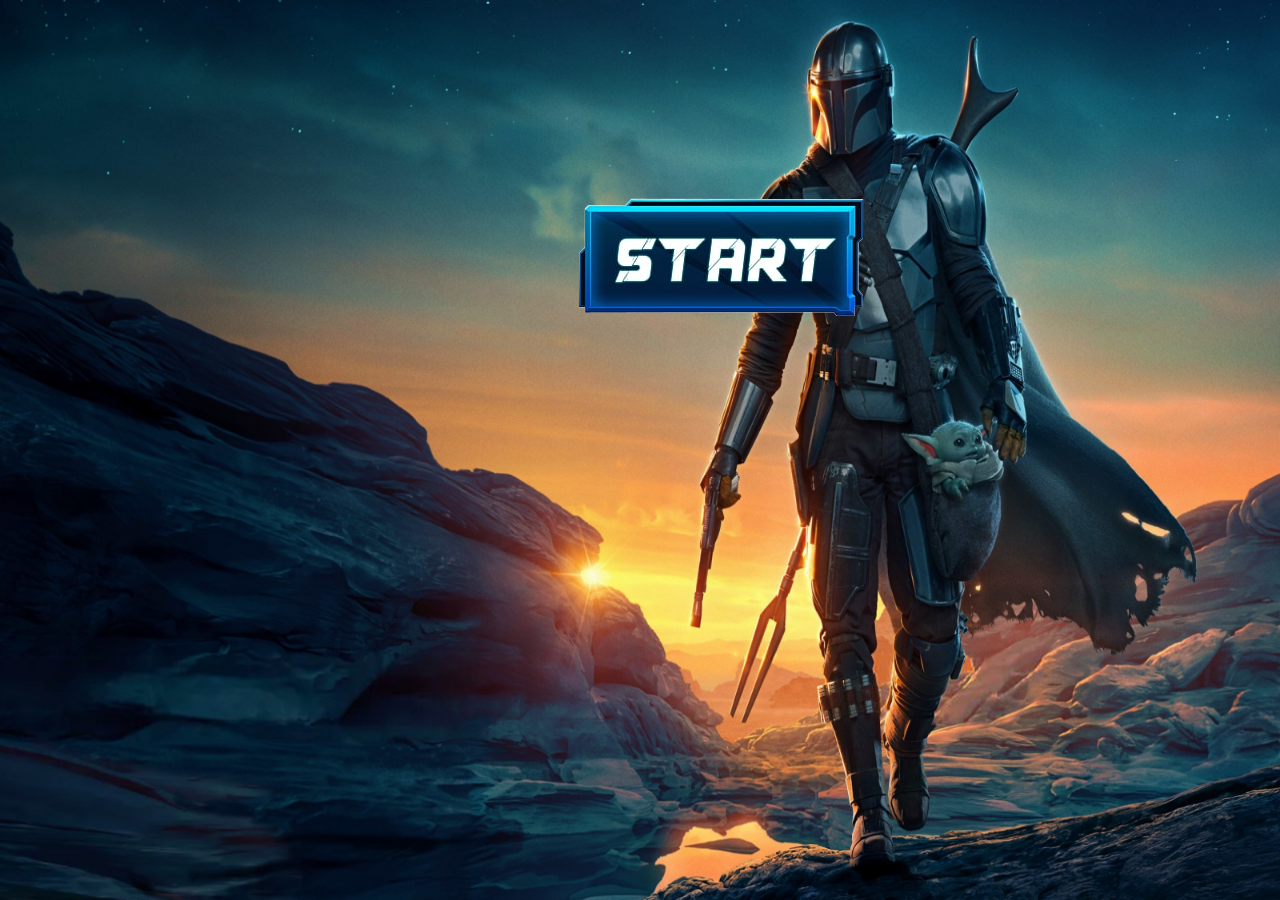
<file: index.html>
<!DOCTYPE html>
<html lang="en">
<head>
    <meta charset="UTF-8">
    <meta http-equiv="X-UA-Compatible" content="IE=edge">
    <meta name="viewport" content="width=device-width, initial-scale=1.0">
    <link rel="stylesheet" href="/res/css/style.css">
    <title>Tales of Mandalorian</title>
</head>
<body>
    <a href="/lobby.html"><img src="/res/img/start.png" alt="Start"></a> 
   
</body>
</html>
</file>
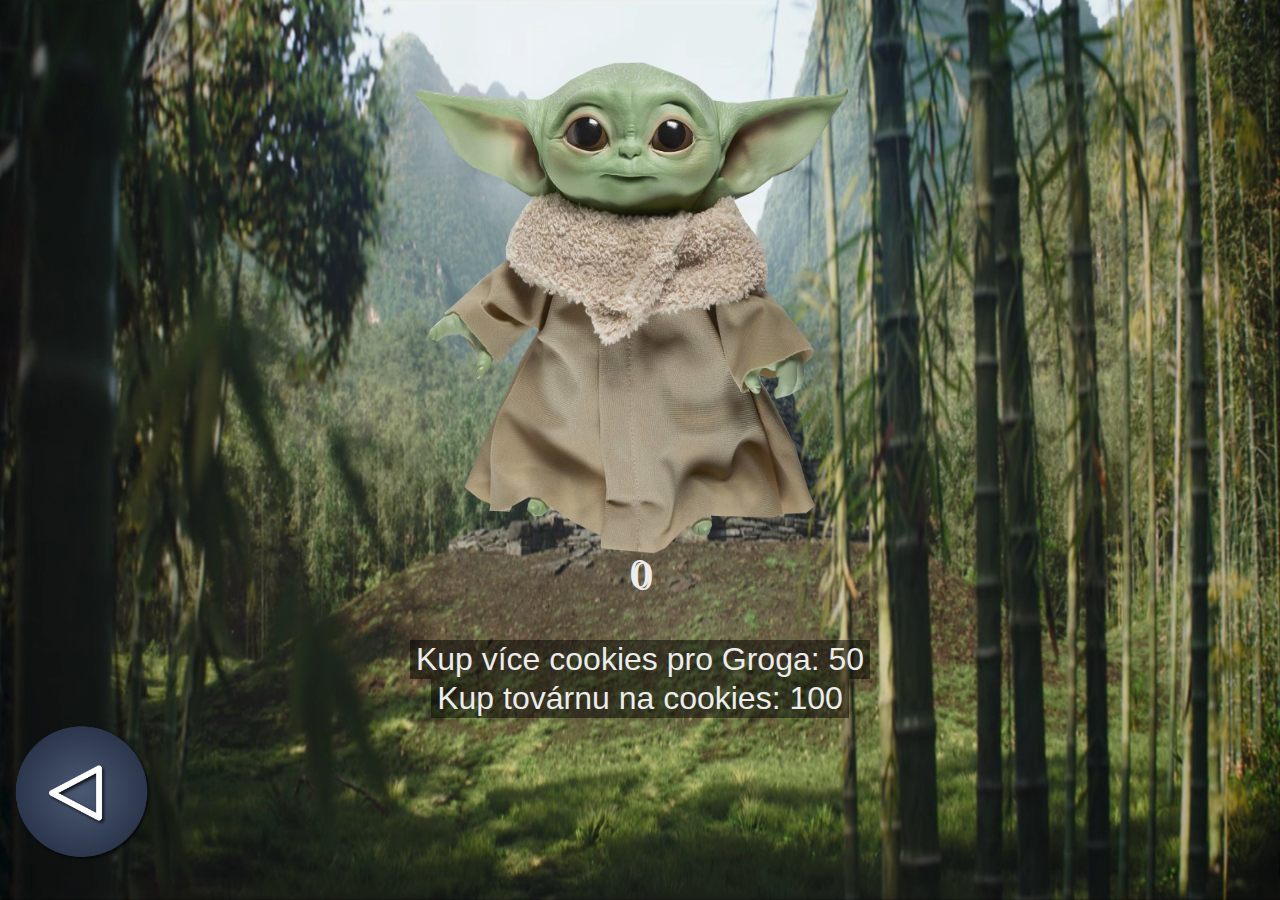
<file: fight_room.html>
<!DOCTYPE html>
<html lang="en">
<head>
    <meta charset="UTF-8">
    <meta http-equiv="X-UA-Compatible" content="IE=edge">
    <meta name="viewport" content="width=device-width, initial-scale=1.0">
    <link rel="stylesheet" href="/res/css/fight.css">
    <title>Tales of Mandalorian</title>
</head>
<body>
    <img src="/res/img/baby.png" alt="Grogu" id="cookie">
    <p id="counter">0</p>
    <p id="info"></p>
    <button id="cookieClickMultiplier">Kup více cookies pro Groga: 50</button>
    <button id="autoClickerButton">Kup továrnu na cookies: 100</button>
    <a href="/lobby.html"> <img src="/res/img/back.png" alt="Zpět" class="back"> </a>
    <script src="/res/js/fight.js"></script>
</body>
</html>
</file>
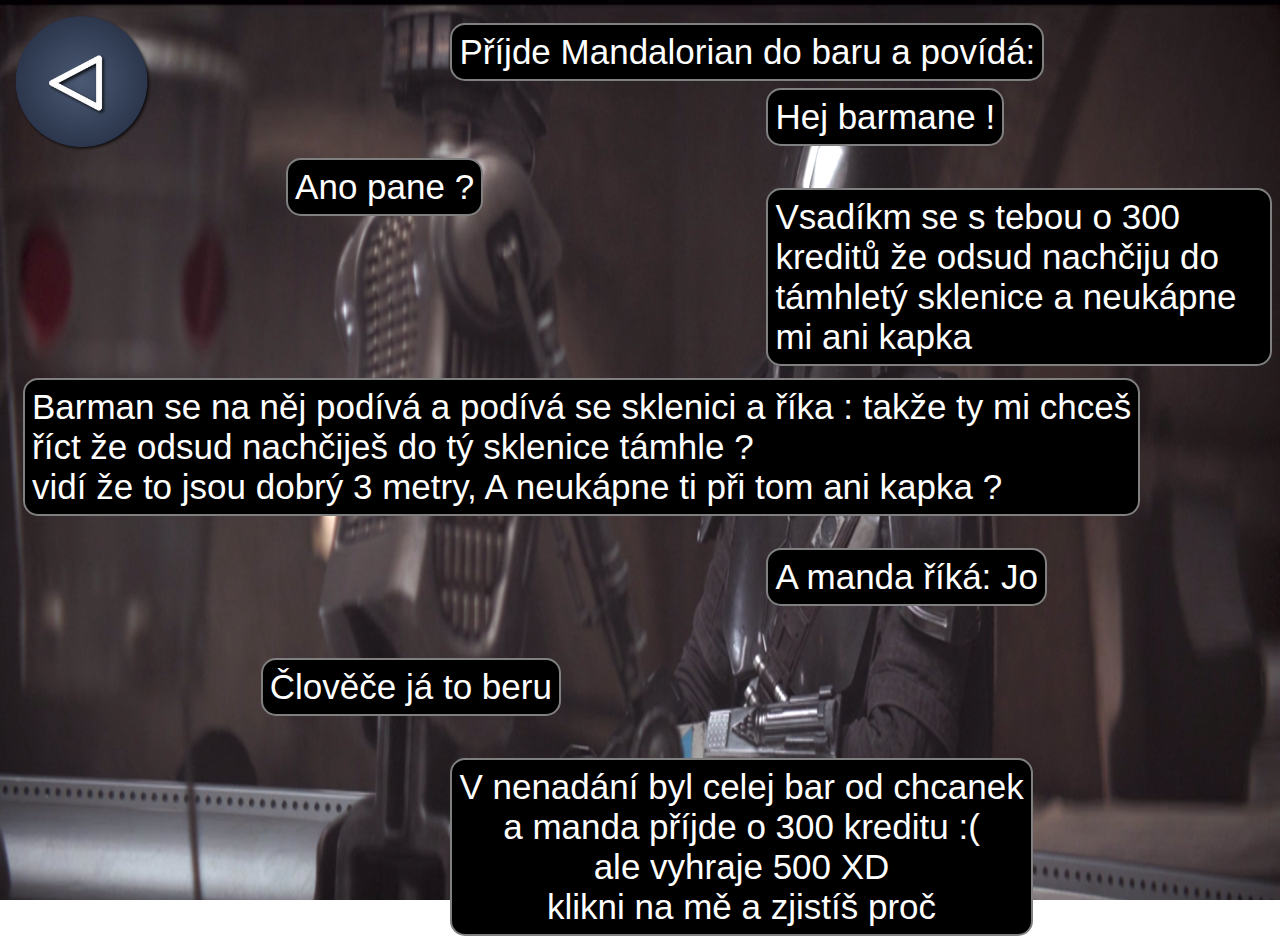
<file: shop.html>
<!DOCTYPE html>
<html lang="en">
<head>
    <meta charset="UTF-8">
    <meta http-equiv="X-UA-Compatible" content="IE=edge">
    <meta name="viewport" content="width=device-width, initial-scale=1.0">
    <link rel="stylesheet" href="/res/css/shop.css">
    <title>Tales of Mandalorian</title>
</head>
<body>
    <a href="/lobby.html"> <img src="/res/img/back.png" alt="Zpět" class="back"> </a>
    <div class="jokes">
<div class="joke">Příjde Mandalorian do baru a povídá:</div>
<div class="joke1">Hej barmane ! </div>
<div class="joke2">Ano pane ?</div>
<div class="joke3">Vsadíkm se s tebou o 300 kreditů že odsud nachčiju do támhletý sklenice a neukápne mi ani kapka</div>
<div class="joke4">Barman se na něj podívá a podívá se sklenici a říka :
takže ty mi chceš<br> říct že odsud nachčiješ do tý sklenice támhle ?<br> vidí že to jsou dobrý 3 metry, A neukápne ti při tom ani kapka ? </div>

<div class="joke5">A manda říká: Jo</div>
<div class="joke6">Člověče já to beru</div>

<a href="https://youtu.be/lFd-5IaNprA"><div class="joke7">V nenadání byl celej bar od chcanek<br> a manda příjde o 300 kreditu :( 
 <br> ale vyhraje 500 XD<br> klikni na mě a zjistíš proč </div></a>

</div>
</body>
</html>
</file>
<file: res/css/style.css>
*{
     box-sizing: border-box;
}
body{
    background-image: url('/res/img/intro.jpg');
    background-repeat: no-repeat;
    background-attachment: fixed; 
    background-size: 100% 100%;
}
img{
    background-repeat: no-repeat;
    background-attachment: fixed;   
    margin-left: 45%;
    margin-top: 15%;
}
</file>
<file: res/css/fight.css>
body{
    background-image: url('/res/img/temple.png');
    background-repeat: no-repeat;
    background-attachment: fixed; 
    background-size: 100% 100%;
}

#counter{
    text-align: center;
    font-size: 36px;
    text-shadow: 3px 2px;
}
#cookie{
    position: relative;
    top: 50px;
    height: 500px;
    max-width: 520px;
    display: block;
    margin: 0 auto;
    width: 100%;
    cursor: pointer;
    transition: .3s transform ease;
}

h1 {
    text-align: center;
    color: rgb(236, 236, 236);
    background: rgba(0, 0, 0, 0.5);
}
#cookie:hover {
    transform: scale(1.1);
}

#counter {
    position: relative;
    margin-top: 25px;
    text-align: center;
    margin-top: 1em;
    font-size: 42px;
    color: rgb(236, 236, 236);
}

button, #info {
    display: table;
    margin: 0 auto;
    border: none;
    font-size: 32px;
    color: rgb(236, 236, 236);
    background: rgba(0, 0, 0, 0.5);
    transition: .2s background-color ease;
    cursor: pointer;
    transition: .3s transform ease;
}

button:hover, #info:hover {
    background: rgba(0, 0, 0, 0.9);
    transform: scale(1.3);
}
.back{
    position: absolute;
    height: 150px;
    width: 150px;
    margin-bottom: 100%;
}
</file>
<file: res/css/shop.css>
*{
    box-sizing: border-box;
    font-family:  sans-serif; 
}
body{
    background-image: url('/res/img/obchodnik.png');
    background-repeat: no-repeat;
    background-attachment: fixed; 
    background-size: 100% 100%;
}
.back{
    position: absolute;
    height: 150px;
    width: 150px;
}
.jokes{
    position: relative;
    font-size: 35px;
    padding: auto;
    padding: 15px;
}
.joke{
    left: 35%;
    padding: 7px;
    position: absolute;
    border-collapse:  collapse;
    border-radius: 15px; 
    border: 2px solid grey;
    background-color: black;
    color: white;
    
}
.joke1{
    left: 60%;
    padding: 7px;
    top: 80px;
    position: absolute;
    border-collapse:  collapse;
    border-radius: 15px; 
    border: 2px solid grey;
    background-color: black;
    color: white;
   
}
.joke2{
    left: 22%;
    padding: 7px;
    top: 150px;
    position: absolute;
    border-collapse:  collapse;
    border-radius: 15px; 
    border: 2px solid grey;
    background-color: black;
    color: white;
   
}
.joke3{
    left: 60%;
    padding: 7px;
    top: 180px;
    position: absolute;
    border-collapse:  collapse;
    border-radius: 15px; 
    border: 2px solid grey;
    background-color: black;
    color: white;
  
}
.joke4{
    
    padding: 7px;
    top: 370px;
    position: absolute;
    border-collapse:  collapse;
    border-radius: 15px; 
    border: 2px solid grey;
    background-color: black;
    color: white;
  
}
.joke5{
    left: 60%;
    padding: 7px;
    top: 540px;
    position: absolute;
    border-collapse:  collapse;
    border-radius: 15px; 
    border: 2px solid grey;
    background-color: black;
    color: white;
    
}
.joke6{
    left: 20%;
    padding: 7px;
    top: 650px;
    position: absolute;
    border-collapse:  collapse;
    border-radius: 15px; 
    border: 2px solid grey;
    background-color: black;
    color: white;
    
}

.joke7{
    text-align: center;
    left: 35%;
    padding: 7px;
    top: 750px;
    position: absolute;
    border-collapse:  collapse;
    border-radius: 15px; 
    border: 2px solid grey;
    background-color: black;
    color: white;
    
}
</file>
